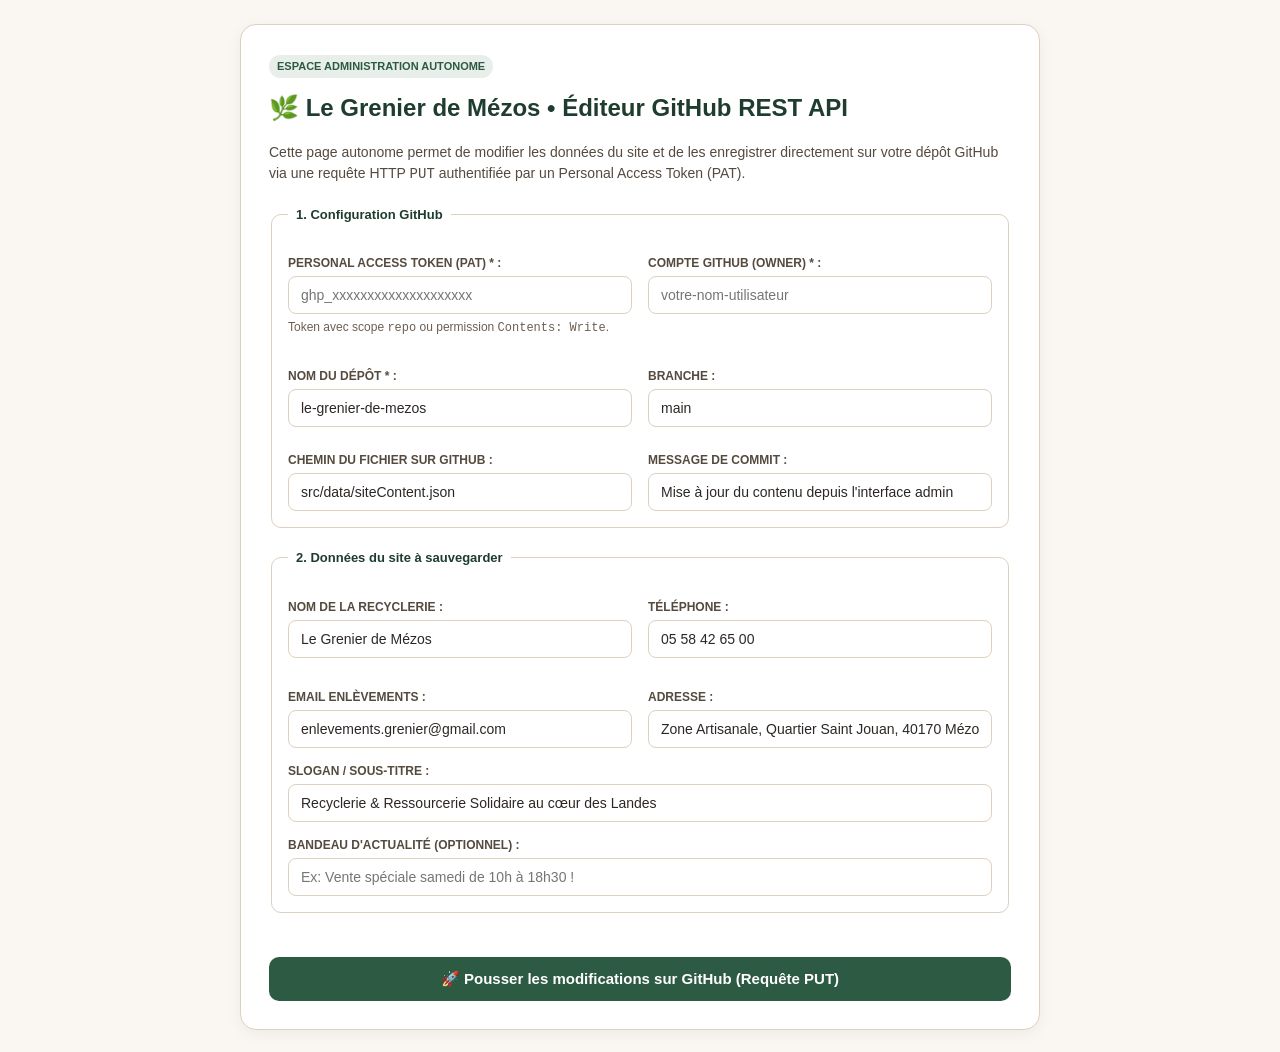
<file: admin-github.html>
<!DOCTYPE html>
<html lang="fr">
<head>
  <meta charset="UTF-8">
  <meta name="viewport" content="width=device-width, initial-scale=1.0">

  <!-- Google Analytics (Google Tag Manager) -->
  <script async src="https://www.googletagmanager.com/gtm.js?id=GTM-MQTM49B4"></script>
  <script>
    window.dataLayer = window.dataLayer || [];
    function gtag(){dataLayer.push(arguments);}
    gtag('js', new Date());
  </script>
  <title>Administration & Mise à jour GitHub REST API - Le Grenier de Mézos</title>
  <style>
    :root {
      --primary: #2D5A43;
      --primary-dark: #1E3D2E;
      --bg: #FAF7F2;
      --card-bg: #FFFFFF;
      --text: #2C2724;
      --border: #DCD0C0;
    }
    * { box-sizing: border-box; }
    body {
      font-family: -apple-system, BlinkMacSystemFont, "Segoe UI", Roboto, sans-serif;
      background: var(--bg);
      color: var(--text);
      line-height: 1.5;
      margin: 0;
      padding: 24px 16px;
    }
    .container {
      max-width: 800px;
      margin: 0 auto;
      background: var(--card-bg);
      border: 1px solid var(--border);
      border-radius: 16px;
      padding: 28px;
      box-shadow: 0 4px 16px rgba(0,0,0,0.05);
    }
    h1 {
      font-size: 24px;
      color: var(--primary-dark);
      margin-top: 0;
      display: flex;
      align-items: center;
      gap: 10px;
    }
    .badge {
      background: #E8EFEA;
      color: var(--primary);
      font-size: 11px;
      font-weight: 700;
      text-transform: uppercase;
      padding: 3px 8px;
      border-radius: 999px;
      display: inline-block;
      margin-bottom: 12px;
    }
    label {
      display: block;
      font-size: 12px;
      font-weight: 700;
      text-transform: uppercase;
      color: #554A3E;
      margin-top: 14px;
      margin-bottom: 4px;
    }
    input, textarea, select {
      width: 100%;
      padding: 10px 12px;
      border: 1px solid var(--border);
      border-radius: 8px;
      font-size: 14px;
      background: #FFF;
      color: inherit;
    }
    input:focus, textarea:focus {
      outline: none;
      border-color: var(--primary);
      box-shadow: 0 0 0 3px rgba(45, 90, 67, 0.15);
    }
    .grid {
      display: grid;
      grid-template-columns: repeat(auto-fit, minmax(240px, 1fr));
      gap: 16px;
    }
    button.btn-primary {
      margin-top: 24px;
      width: 100%;
      background: var(--primary);
      color: white;
      font-size: 15px;
      font-weight: 700;
      padding: 13px;
      border: none;
      border-radius: 10px;
      cursor: pointer;
      transition: background 0.15s;
    }
    button.btn-primary:hover {
      background: var(--primary-dark);
    }
    button.btn-primary:disabled {
      opacity: 0.6;
      cursor: not-allowed;
    }
    .status-box {
      margin-top: 20px;
      padding: 14px 18px;
      border-radius: 10px;
      font-size: 14px;
      display: none;
    }
    .status-box.success {
      display: block;
      background: #EDF7F1;
      border: 1px solid #A3D4B6;
      color: #174229;
    }
    .status-box.error {
      display: block;
      background: #FDF2F2;
      border: 1px solid #F9B4B4;
      color: #9B1C1C;
    }
    .status-box.loading {
      display: block;
      background: #F4EFE6;
      border: 1px solid #D5C7B4;
      color: #554A3E;
    }
    pre {
      background: #1F2924;
      color: #A3D4B6;
      padding: 12px;
      border-radius: 8px;
      font-size: 12px;
      overflow-x: auto;
    }
    .hint {
      font-size: 12px;
      color: #6C5F51;
      margin-top: 4px;
    }
  </style>
</head>
<body>

  <div class="container">
    <span class="badge">Espace Administration Autonome</span>
    <h1>🌿 Le Grenier de Mézos &bull; Éditeur GitHub REST API</h1>
    <p style="font-size: 14px; color: #554A3E; margin-bottom: 20px;">
      Cette page autonome permet de modifier les données du site et de les enregistrer directement sur votre dépôt GitHub via une requête HTTP <code>PUT</code> authentifiée par un Personal Access Token (PAT).
    </p>

    <!-- GitHub Connection Config -->
    <fieldset style="border: 1px solid var(--border); border-radius: 10px; padding: 16px; margin-bottom: 20px;">
      <legend style="font-size: 13px; font-weight: 700; color: var(--primary-dark); padding: 0 8px;">
        1. Configuration GitHub
      </legend>

      <div class="grid">
        <div>
          <label for="ghToken">Personal Access Token (PAT) * :</label>
          <input type="password" id="ghToken" placeholder="ghp_xxxxxxxxxxxxxxxxxxxx">
          <div class="hint">Token avec scope <code>repo</code> ou permission <code>Contents: Write</code>.</div>
        </div>

        <div>
          <label for="ghOwner">Compte GitHub (Owner) * :</label>
          <input type="text" id="ghOwner" placeholder="votre-nom-utilisateur">
        </div>

        <div>
          <label for="ghRepo">Nom du Dépôt * :</label>
          <input type="text" id="ghRepo" value="le-grenier-de-mezos">
        </div>

        <div>
          <label for="ghBranch">Branche :</label>
          <input type="text" id="ghBranch" value="main">
        </div>
      </div>

      <div class="grid" style="margin-top: 10px;">
        <div>
          <label for="ghFilePath">Chemin du fichier sur GitHub :</label>
          <input type="text" id="ghFilePath" value="src/data/siteContent.json">
        </div>
        <div>
          <label for="ghCommitMessage">Message de commit :</label>
          <input type="text" id="ghCommitMessage" value="Mise à jour du contenu depuis l'interface admin">
        </div>
      </div>
    </fieldset>

    <!-- Site Information Form -->
    <fieldset style="border: 1px solid var(--border); border-radius: 10px; padding: 16px; margin-bottom: 20px;">
      <legend style="font-size: 13px; font-weight: 700; color: var(--primary-dark); padding: 0 8px;">
        2. Données du site à sauvegarder
      </legend>

      <div class="grid">
        <div>
          <label for="siteName">Nom de la recyclerie :</label>
          <input type="text" id="siteName" value="Le Grenier de Mézos">
        </div>
        <div>
          <label for="sitePhone">Téléphone :</label>
          <input type="text" id="sitePhone" value="05 58 42 65 00">
        </div>
        <div>
          <label for="siteEmail">Email Enlèvements :</label>
          <input type="text" id="siteEmail" value="enlevements.grenier@gmail.com">
        </div>
        <div>
          <label for="siteAddress">Adresse :</label>
          <input type="text" id="siteAddress" value="Zone Artisanale, Quartier Saint Jouan, 40170 Mézos">
        </div>
      </div>

      <label for="siteTagline">Slogan / Sous-titre :</label>
      <input type="text" id="siteTagline" value="Recyclerie & Ressourcerie Solidaire au cœur des Landes">

      <label for="bannerMessage">Bandeau d'actualité (optionnel) :</label>
      <input type="text" id="bannerMessage" placeholder="Ex: Vente spéciale samedi de 10h à 18h30 !">
    </fieldset>

    <button id="saveBtn" class="btn-primary" onclick="executeGitHubPutRequest()">
      🚀 Pousser les modifications sur GitHub (Requête PUT)
    </button>

    <div id="statusBox" class="status-box"></div>
  </div>

  <script>
    // Encodage UTF-8 vers Base64 compatible avec les caractères français
    function utf8ToBase64(str) {
      const bytes = new TextEncoder().encode(str);
      let binary = '';
      for (let i = 0; i < bytes.byteLength; i++) {
        binary += String.fromCharCode(bytes[i]);
      }
      return btoa(binary);
    }

    async function executeGitHubPutRequest() {
      const token = document.getElementById('ghToken').value.trim();
      const owner = document.getElementById('ghOwner').value.trim();
      const repo = document.getElementById('ghRepo').value.trim();
      const branch = document.getElementById('ghBranch').value.trim() || 'main';
      const filePath = document.getElementById('ghFilePath').value.trim() || 'src/data/siteContent.json';
      const commitMessage = document.getElementById('ghCommitMessage').value.trim() || 'Mise à jour du contenu';

      const statusBox = document.getElementById('statusBox');
      const saveBtn = document.getElementById('saveBtn');

      if (!token) {
        showStatus('error', 'Veuillez saisir votre Personal Access Token (PAT) GitHub.');
        return;
      }
      if (!owner || !repo) {
        showStatus('error', 'Veuillez renseigner le compte propriétaire et le nom du dépôt GitHub.');
        return;
      }

      saveBtn.disabled = true;
      showStatus('loading', '⏳ 1/2 : Récupération du SHA actuel du fichier sur GitHub...');

      try {
        const cleanPath = filePath.startsWith('/') ? filePath.slice(1) : filePath;
        const getUrl = `https://api.github.com/repos/${encodeURIComponent(owner)}/${encodeURIComponent(repo)}/contents/${cleanPath}?ref=${encodeURIComponent(branch)}`;

        // Étape 1 : Récupérer le SHA actuel (nécessaire pour modifier un fichier existant)
        let currentSha = null;
        const getRes = await fetch(getUrl, {
          headers: {
            'Authorization': 'Bearer ' + token,
            'Accept': 'application/vnd.github+json',
            'X-GitHub-Api-Version': '2022-11-28'
          }
        });

        if (getRes.status === 401) {
          throw new Error('Token GitHub invalide ou expiré (Erreur 401 Bad credentials).');
        } else if (getRes.status === 404) {
          // Le fichier n'existe pas encore, il sera créé
        } else if (!getRes.ok) {
          const errData = await getRes.json().catch(() => ({}));
          throw new Error(errData.message || 'Erreur GitHub HTTP ' + getRes.status);
        } else {
          const fileData = await getRes.json();
          currentSha = fileData.sha;
        }

        showStatus('loading', '⏳ 2/2 : Envoi de la requête PUT avec le nouveau contenu...');

        // Préparation des données JSON à sauvegarder
        const updatedData = {
          info: {
            name: document.getElementById('siteName').value,
            legalName: 'Association Le Grenier',
            tagline: document.getElementById('siteTagline').value,
            address: {
              street: 'Zone Artisanale, Quartier Saint Jouan',
              postalCode: '40170',
              city: 'Mézos',
              department: 'Landes (40)',
              region: 'Nouvelle-Aquitaine',
              full: document.getElementById('siteAddress').value,
              accessDetails: 'Grand parking gratuit sur place.'
            },
            contact: {
              phone: document.getElementById('sitePhone').value,
              phoneRaw: document.getElementById('sitePhone').value.replace(/[^0-9+]/g, ''),
              emailEnlevements: document.getElementById('siteEmail').value
            },
            maps: {
              googleMapsUrl: 'https://www.google.com/maps/search/?api=1&query=Le+Grenier+de+M%C3%A9zos+Zone+Artisanale+40170+M%C3%A9zos',
              directionsUrl: 'https://www.google.com/maps/dir/?api=1&destination=Le+Grenier+de+M%C3%A9zos+40170+M%C3%A9zos',
              wazeUrl: 'https://waze.com/ul?q=Le%20Grenier%20de%20Mezos%2040170',
              lat: 44.0765,
              lng: -1.1685
            }
          },
          banner: {
            enabled: Boolean(document.getElementById('bannerMessage').value.trim()),
            message: document.getElementById('bannerMessage').value.trim(),
            type: 'info'
          },
          lastUpdated: new Date().toISOString()
        };

        const jsonString = JSON.stringify(updatedData, null, 2);
        const base64Content = utf8ToBase64(jsonString);

        // Étape 2 : Requête PUT
        const payload = {
          message: commitMessage,
          content: base64Content,
          branch: branch
        };
        if (currentSha) {
          payload.sha = currentSha;
        }

        const putUrl = `https://api.github.com/repos/${encodeURIComponent(owner)}/${encodeURIComponent(repo)}/contents/${cleanPath}`;
        const putRes = await fetch(putUrl, {
          method: 'PUT',
          headers: {
            'Authorization': 'Bearer ' + token,
            'Accept': 'application/vnd.github+json',
            'Content-Type': 'application/json',
            'X-GitHub-Api-Version': '2022-11-28'
          },
          body: JSON.stringify(payload)
        });

        const putData = await putRes.json().catch(() => ({}));

        if (!putRes.ok) {
          throw new Error('Erreur ' + putRes.status + ' : ' + (putData.message || 'Échec de la requête PUT.'));
        }

        const commitSha = putData?.commit?.sha ? putData.commit.sha.substring(0, 7) : '';
        const commitUrl = putData?.commit?.html_url || '';

        showStatus(
          'success',
          `✅ <strong>Succès !</strong> Modifications enregistrées avec succès sur GitHub !<br>` +
          `Commit : <strong>${commitSha}</strong> &bull; ` +
          `<a href="${commitUrl}" target="_blank" style="color: #174229; font-weight: bold; text-decoration: underline;">Voir le commit sur GitHub &rarr;</a>`
        );
      } catch (err) {
        showStatus('error', '❌ Échec : ' + err.message);
      } finally {
        saveBtn.disabled = false;
      }
    }

    function showStatus(type, htmlMessage) {
      const box = document.getElementById('statusBox');
      box.className = 'status-box ' + type;
      box.innerHTML = htmlMessage;
    }
  </script>
</body>
</html>
</file>
